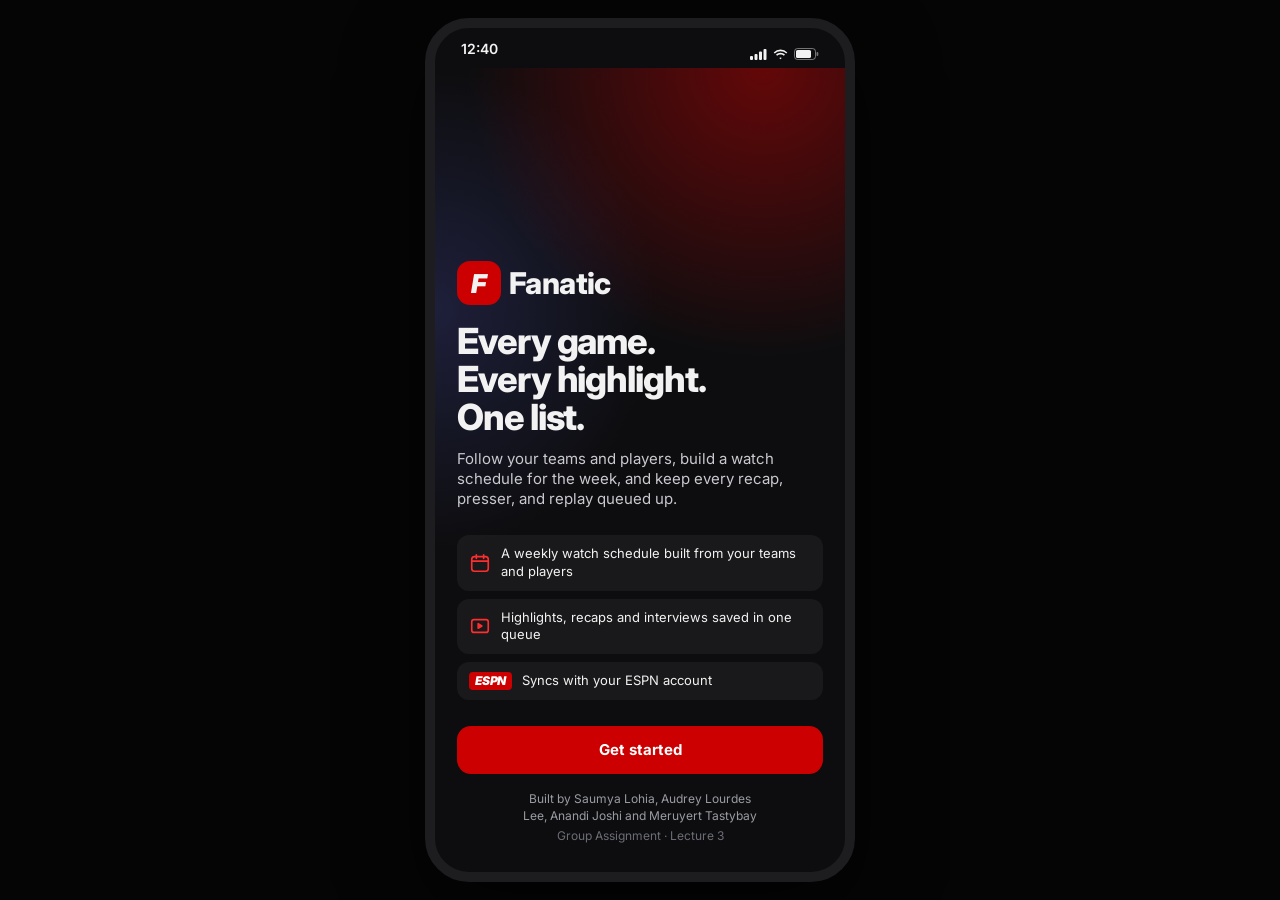
<file: index.html>
<!doctype html>
<html lang="en">
<head>
  <meta charset="utf-8" />
  <meta name="viewport" content="width=device-width, initial-scale=1, viewport-fit=cover" />
  <meta name="theme-color" content="#0d0d0f" />
  <title>Fanatic</title>
  <link rel="preconnect" href="https://fonts.googleapis.com" />
  <link rel="preconnect" href="https://fonts.gstatic.com" crossorigin />
  <link href="https://fonts.googleapis.com/css2?family=Inter:wght@400;500;600;700;800&display=swap" rel="stylesheet" />
  <link rel="stylesheet" href="styles.css?v=9" />
</head>
<body>
  <div class="device">
    <div class="statusbar"><span id="sb-clock">8:40</span>
      <span class="sb-icons" aria-hidden="true">
        <svg width="17" height="11" viewBox="0 0 17 11" fill="currentColor"><rect x="0" y="7" width="3" height="4" rx="1"/><rect x="4.5" y="5" width="3" height="6" rx="1"/><rect x="9" y="2.5" width="3" height="8.5" rx="1"/><rect x="13.5" y="0" width="3" height="11" rx="1"/></svg>
        <svg width="15" height="11" viewBox="0 0 15 11" fill="currentColor"><path d="M7.5 2.2c2.2 0 4.2.9 5.7 2.3l1.1-1.1A9.6 9.6 0 0 0 7.5.6 9.6 9.6 0 0 0 .7 3.4l1.1 1.1a8 8 0 0 1 5.7-2.3zm0 3.2c1.3 0 2.5.5 3.4 1.3l1.1-1.1a6.4 6.4 0 0 0-9 0l1.1 1.1c.9-.8 2.1-1.3 3.4-1.3zm0 3.2c.5 0 .9.2 1.2.5L7.5 10.3 6.3 9.1c.3-.3.7-.5 1.2-.5z"/></svg>
        <svg width="25" height="12" viewBox="0 0 25 12" fill="none"><rect x=".5" y=".5" width="21" height="11" rx="3" stroke="currentColor" opacity=".45"/><rect x="2" y="2" width="15" height="8" rx="1.6" fill="currentColor"/><rect x="22.5" y="4" width="1.8" height="4" rx=".9" fill="currentColor" opacity=".45"/></svg>
      </span></div>
    <main id="screen" class="screen"></main>
    <nav id="tabbar" class="tabbar" hidden></nav>
    <div id="search-root"></div>
    <div id="sheet-root"></div>
    <div id="toast" class="toast" role="status" aria-live="polite"></div>
  </div>
  <script src="data.js?v=9"></script>
  <script src="app.js?v=9"></script>
</body>
</html>
</file>
<file: styles.css>
:root {
  --bg: #0d0d0f;
  --card: #1b1c1f;
  --card-2: #25262a;
  --card-3: #303136;
  --line: #2e2f33;
  --text: #f2f2f2;
  --muted: #9a9ca3;
  --faint: #6c6e75;
  --red: #cc0000;
  --red-hi: #ff2d2d;
  --red-soft: rgba(204, 0, 0, 0.16);
  --red-tint: rgba(204, 0, 0, 0.18);
  --red-line: rgba(255, 90, 90, 0.45);
  --red-rose: #ff8a8a;
  --live: #ff3b30;
  --ok: #34c759;
  --radius: 16px;
  --tabbar-h: 76px;
  color-scheme: dark;
}

* { box-sizing: border-box; -webkit-tap-highlight-color: transparent; }
html, body { margin: 0; height: 100%; }
body {
  background: #050506;
  color: var(--text);
  font: 14px/1.35 Inter, -apple-system, BlinkMacSystemFont, "Segoe UI", sans-serif;
  display: flex; justify-content: center; align-items: center;
}
button { font: inherit; color: inherit; background: none; border: 0; cursor: pointer; padding: 0; }
input { font: inherit; color: inherit; }
[hidden] { display: none !important; }

/* Device frame: full-bleed on phones, framed on desktop */
.device {
  position: relative; width: 100%; height: 100dvh; max-width: 430px;
  background: var(--bg); overflow: hidden; display: flex; flex-direction: column;
}
@media (min-width: 500px) {
  .device { height: min(900px, 96dvh); border-radius: 44px; border: 10px solid #1d1d20; box-shadow: 0 30px 80px rgba(0,0,0,.6); }
}
.statusbar {
  flex: none; height: 40px; padding: 12px 26px 0; display: flex; justify-content: space-between;
  font-weight: 600; font-size: 14px;
}
.sb-icons { display: flex; gap: 6px; align-items: center; color: var(--text); }
.screen { flex: 1; overflow-y: auto; overflow-x: hidden; padding-bottom: calc(var(--tabbar-h) + 28px); scrollbar-width: none; }
.screen::-webkit-scrollbar { display: none; }
.screen.no-tabs { padding-bottom: 0; display: flex; flex-direction: column; }

/* Top bar */
.topbar { display: flex; align-items: center; gap: 10px; padding: 6px 16px 10px; }
.brand { display: flex; align-items: center; gap: 8px; font-weight: 800; font-size: 20px; letter-spacing: -0.02em; }
.brand-mark { width: 30px; height: 30px; border-radius: 9px; background: var(--red); display: grid; place-items: center; font-weight: 900; font-style: italic; font-size: 18px; }
.topbar .spacer { flex: 1; }
.icon-btn { width: 38px; height: 38px; border-radius: 50%; background: var(--card); display: grid; place-items: center; }
.avatar { width: 38px; height: 38px; border-radius: 50%; background: var(--card-2); display: grid; place-items: center; font-weight: 700; position: relative; }
.avatar .dot { position: absolute; right: 0; bottom: 0; width: 11px; height: 11px; border-radius: 50%; background: var(--red); border: 2px solid var(--bg); }

/* Sport tabs (SofaScore style) */
.sport-tabs { display: flex; gap: 4px; padding: 0 12px; overflow-x: auto; scrollbar-width: none; border-bottom: 1px solid var(--line); }
.sport-tabs::-webkit-scrollbar { display: none; }
.sport-tab { flex: none; min-width: 64px; padding: 6px 10px 8px; display: flex; flex-direction: column; align-items: center; gap: 2px; color: var(--muted); font-size: 12px; font-weight: 600; border-bottom: 3px solid transparent; }
.sport-tab .ico { font-size: 18px; filter: grayscale(1); opacity: .8; }
.sport-tab.on { color: var(--text); border-bottom-color: var(--red); }
.sport-tab.on .ico { filter: none; opacity: 1; }

/* Segmented control */
.seg { margin: 12px 16px 4px; background: var(--card); border-radius: 12px; padding: 4px; display: flex; }
.seg button { flex: 1; padding: 8px 6px; border-radius: 9px; font-weight: 700; font-size: 13px; color: var(--muted); letter-spacing: .02em; }
.seg button.on { background: var(--text); color: #111; }
.seg .count { font-weight: 600; opacity: .7; margin-left: 4px; }

/* Chip rows */
.chips { display: flex; gap: 8px; padding: 10px 16px; overflow-x: auto; scrollbar-width: none; align-items: center; }
.chips::-webkit-scrollbar { display: none; }
.chip { flex: none; height: 34px; padding: 0 14px; border-radius: 17px; border: 1px solid var(--line); background: var(--card); color: var(--text); font-weight: 600; font-size: 13px; display: inline-flex; align-items: center; gap: 6px; }
.chip.on { background: var(--red-tint); border-color: var(--red-line); color: #fff; }
.chip.live { border-color: #5a1d1d; color: var(--live); }
.chip.live.on { background: var(--live); color: #fff; border-color: var(--live); }
.chip .ring { width: 10px; height: 10px; border-radius: 50%; border: 2px solid currentColor; }
.chip.sm { height: 30px; padding: 0 12px; font-size: 12px; }

.date-step { flex: 1; min-width: 170px; height: 34px; border-radius: 17px; background: #1c2233; display: flex; align-items: center; justify-content: space-between; color: #8fa8ff; font-weight: 600; }
.date-step button { width: 36px; height: 34px; display: grid; place-items: center; font-size: 16px; color: #8fa8ff; }
.date-step button:disabled { opacity: .3; }

/* Cards */
.section-label { padding: 16px 20px 6px; font-size: 12px; font-weight: 700; color: var(--muted); text-transform: uppercase; letter-spacing: .06em; display: flex; justify-content: space-between; align-items: center; }
.section-label .link { color: var(--red-hi); text-transform: none; letter-spacing: 0; font-size: 13px; }
.card { margin: 8px 12px; background: var(--card); border-radius: var(--radius); overflow: hidden; }
.card-head { display: flex; align-items: center; gap: 12px; padding: 12px 14px; min-height: 58px; width: 100%; text-align: left; }
.card-head .title { flex: 1; font-weight: 600; font-size: 15px; }
.card-head .sub { display: block; font-size: 12px; color: var(--muted); font-weight: 500; margin-top: 1px; }
.count-pill { background: var(--card-3); border-radius: 10px; padding: 2px 8px; font-size: 12px; font-weight: 700; }
.count-pill .l { color: var(--live); }
.chev { width: 32px; height: 32px; border-radius: 50%; border: 1px solid var(--line); display: grid; place-items: center; color: var(--muted); transition: transform .2s; }
.chev.open { transform: rotate(180deg); }
.league-logo { width: 38px; height: 38px; border-radius: 10px; display: grid; place-items: center; font-weight: 800; font-size: 11px; color: #fff; letter-spacing: -.02em; flex: none; }
.card-empty { padding: 4px 16px 16px 64px; color: var(--muted); font-size: 13px; }

/* Game rows */
.game { display: flex; align-items: center; gap: 10px; padding: 9px 12px 9px 14px; border-top: 1px solid var(--line); width: 100%; text-align: left; }
.game .when { width: 52px; flex: none; font-size: 12px; color: var(--muted); line-height: 1.3; }
.game .when b { display: block; color: var(--text); font-weight: 600; font-size: 12px; }
.game .when .live-tag { color: var(--live); font-weight: 800; letter-spacing: .04em; }
.game .teams { flex: 1; min-width: 0; display: flex; flex-direction: column; gap: 5px; }
.team-line { display: flex; align-items: center; gap: 8px; font-size: 14px; white-space: nowrap; min-width: 0; }
.team-line .nm { overflow: hidden; text-overflow: ellipsis; min-width: 0; }
.team-line.fav { font-weight: 700; }
.team-line .star { color: #f5c542; font-size: 11px; flex: none; }
.game .note { font-size: 11px; color: var(--faint); margin-top: 1px; white-space: nowrap; overflow: hidden; text-overflow: ellipsis; }
.game .right { display: flex; align-items: center; gap: 8px; flex: none; }
.bell { width: 36px; height: 36px; border-radius: 50%; border: 1px solid var(--line); display: grid; place-items: center; color: var(--muted); }
.bell.on { background: var(--red-tint); border-color: var(--red-line); color: var(--red-rose); }

.tb { width: 22px; height: 22px; border-radius: 50%; flex: none; display: inline-grid; place-items: center; font-size: 8px; font-weight: 800; letter-spacing: -.03em; background: var(--c); color: var(--t); box-shadow: inset 0 0 0 1px rgba(255,255,255,.12); }
.tb.lg { width: 44px; height: 44px; font-size: 13px; }
.tb.md { width: 34px; height: 34px; font-size: 11px; }

.net { font-size: 10px; font-weight: 800; padding: 3px 7px; border-radius: 6px; background: var(--card-3); color: var(--muted); letter-spacing: .02em; white-space: nowrap; }
.net.espn { background: var(--red); color: #fff; }

/* Agenda (My Schedule) */
.day-head { padding: 18px 20px 4px; display: flex; align-items: baseline; gap: 8px; }
.day-head b { font-size: 16px; }
.day-head span { color: var(--muted); font-size: 13px; }
.summary { margin: 12px 12px 4px; padding: 14px 16px; border-radius: var(--radius); background: linear-gradient(135deg, #3a0a0a, #1b1c1f 70%); display: flex; align-items: center; gap: 14px; }
.summary .big { font-size: 28px; font-weight: 800; }
.summary .txt { font-size: 13px; color: #d9d9dc; }
.summary .txt b { color: #fff; }

/* Content rows */
.clip { display: flex; gap: 12px; padding: 10px 12px 10px 14px; border-top: 1px solid var(--line); align-items: center; width: 100%; text-align: left; }
.card > .clip:first-child, .card > .game:first-child { border-top: 0; }
.thumb { width: 96px; height: 56px; border-radius: 10px; flex: none; position: relative; overflow: hidden; background: linear-gradient(135deg, var(--a, #333), var(--b, #111)); display: grid; place-items: center; }
.thumb::after { content: ""; position: absolute; inset: 0; background: linear-gradient(180deg, transparent 40%, rgba(0,0,0,.55)); }
.thumb .play { width: 24px; height: 24px; border-radius: 50%; background: rgba(0,0,0,.55); display: grid; place-items: center; font-size: 10px; z-index: 1; }
.thumb .dur { position: absolute; right: 5px; bottom: 4px; font-size: 10px; font-weight: 700; z-index: 1; }
.thumb .type { position: absolute; left: 5px; top: 4px; font-size: 9px; font-weight: 800; text-transform: uppercase; letter-spacing: .04em; z-index: 1; background: rgba(0,0,0,.5); padding: 1px 5px; border-radius: 4px; }
.thumb .prog { position: absolute; left: 0; bottom: 0; height: 3px; background: var(--red); z-index: 2; }
.thumb.lg { width: 100%; height: 190px; border-radius: 14px; }
.thumb.lg .play { width: 54px; height: 54px; font-size: 20px; }
.clip .info { flex: 1; min-width: 0; }
.clip .t { font-weight: 600; font-size: 13.5px; line-height: 1.3; display: -webkit-box; -webkit-line-clamp: 2; -webkit-box-orient: vertical; overflow: hidden; }
.clip .m { font-size: 12px; color: var(--muted); margin-top: 3px; white-space: nowrap; overflow: hidden; text-overflow: ellipsis; }
.clip .pending { color: #f5c542; }
.act { width: 34px; height: 34px; border-radius: 50%; border: 1px solid var(--line); display: grid; place-items: center; color: var(--muted); flex: none; font-size: 15px; }
.act.on { background: var(--ok); border-color: var(--ok); color: #fff; }
.act.save.on { background: var(--red-tint); border-color: var(--red-line); color: var(--red-rose); }

.empty { margin: 24px 20px; padding: 28px 20px; text-align: center; border: 1px dashed var(--line); border-radius: var(--radius); color: var(--muted); }
.empty b { display: block; color: var(--text); font-size: 15px; margin-bottom: 4px; }
.empty .btn { margin-top: 14px; }

/* Buttons */
.btn { height: 48px; border-radius: 14px; padding: 0 18px; font-weight: 700; font-size: 15px; display: inline-flex; align-items: center; justify-content: center; gap: 8px; }
.btn.primary { background: var(--red); color: #fff; }
.btn.primary:disabled { background: #4a1414; color: #a77; }
.btn.ghost { background: var(--card-2); }
.btn.block { width: 100%; }
.btn.sm { height: 38px; font-size: 13px; border-radius: 11px; padding: 0 14px; }
.link-btn { color: var(--muted); font-weight: 600; font-size: 14px; padding: 8px; }

/* Floating Today pill */
.today-pill { position: absolute; left: 50%; transform: translateX(-50%); bottom: calc(var(--tabbar-h) + 26px); background: #6b73ff; color: #fff; font-weight: 800; font-size: 13px; letter-spacing: .05em; padding: 9px 18px; border-radius: 20px; box-shadow: 0 6px 20px rgba(0,0,0,.5); z-index: 20; }

/* Tab bar */
.tabbar { position: absolute; left: 14px; right: 14px; bottom: 14px; height: 64px; border-radius: 32px; background: rgba(34, 35, 39, .92); backdrop-filter: blur(16px); -webkit-backdrop-filter: blur(16px); display: flex; padding: 5px; z-index: 30; border: 1px solid #34353a; }
.tabbar button { flex: 1; border-radius: 27px; display: flex; flex-direction: column; align-items: center; justify-content: center; gap: 3px; font-size: 11px; font-weight: 600; color: var(--muted); position: relative; }
.tabbar button.on { background: #3a3b40; color: #fff; }
.tabbar button.on svg { color: var(--red-hi); }
.tabbar .badge { position: absolute; top: 6px; left: calc(50% + 8px); min-width: 17px; height: 17px; border-radius: 9px; background: var(--red); color: #fff; font-size: 10px; font-weight: 800; display: grid; place-items: center; padding: 0 4px; }

/* Sheet */
.scrim { position: absolute; inset: 0; background: rgba(0,0,0,.55); z-index: 40; animation: fade .2s; }
.sheet { position: absolute; left: 0; right: 0; bottom: 0; max-height: 88%; background: #17181b; border-radius: 22px 22px 0 0; z-index: 41; display: flex; flex-direction: column; animation: up .25s cubic-bezier(.2,.8,.2,1); }
.sheet .grab { width: 40px; height: 5px; border-radius: 3px; background: #3a3b40; margin: 8px auto 4px; flex: none; }
.sheet-head { display: flex; align-items: center; padding: 6px 16px 10px; gap: 10px; flex: none; }
.sheet-head h3 { flex: 1; margin: 0; font-size: 17px; }
.sheet-body { overflow-y: auto; padding: 0 0 28px; }
.sheet .pad { padding: 0 16px; }
@keyframes up { from { transform: translateY(100%); } }
@keyframes fade { from { opacity: 0; } }

.matchup { display: flex; align-items: center; justify-content: space-around; padding: 10px 16px 16px; text-align: center; }
.matchup .side { width: 38%; display: flex; flex-direction: column; align-items: center; gap: 8px; font-weight: 700; font-size: 14px; }
.matchup .mid { color: var(--muted); font-size: 12px; }
.matchup .mid b { display: block; color: var(--text); font-size: 18px; margin-bottom: 2px; }
.matchup .mid .live-tag { color: var(--live); font-weight: 800; font-size: 16px; }
.where { margin: 0 16px 12px; padding: 12px 14px; background: var(--card); border-radius: 14px; display: flex; align-items: center; gap: 12px; }
.where .txt { flex: 1; font-size: 13px; color: var(--muted); }
.where .txt b { display: block; color: var(--text); font-size: 14px; }
.btn-row { display: flex; gap: 8px; padding: 0 16px 8px; }
.btn-row .btn { flex: 1; font-size: 14px; }
.btn.on-state { background: var(--red-tint); color: var(--red-rose); box-shadow: inset 0 0 0 1px var(--red-line); }

.tagline { display: flex; flex-wrap: wrap; gap: 6px; padding: 10px 16px; }
.tag { font-size: 12px; background: var(--card-2); border-radius: 8px; padding: 4px 8px; display: inline-flex; align-items: center; gap: 6px; }

/* Toast */
.toast { position: absolute; left: 50%; bottom: calc(var(--tabbar-h) + 30px); transform: translate(-50%, 20px); background: #f2f2f2; color: #111; font-weight: 600; font-size: 13px; padding: 10px 16px; border-radius: 12px; opacity: 0; pointer-events: none; transition: .25s; z-index: 60; white-space: nowrap; max-width: 90%; overflow: hidden; text-overflow: ellipsis; }
.toast.show { opacity: 1; transform: translate(-50%, 0); }

/* Onboarding */
.ob-top { display: flex; align-items: center; gap: 10px; padding: 4px 12px 8px; flex: none; }
.ob-top .bar { flex: 1; height: 4px; background: var(--card-2); border-radius: 2px; overflow: hidden; }
.ob-top .bar i { display: block; height: 100%; background: var(--red); border-radius: 2px; transition: width .3s; }
.ob-body { flex: 1; overflow-y: auto; padding: 8px 0 16px; scrollbar-width: none; }
.ob-body::-webkit-scrollbar { display: none; }
.ob-title { padding: 6px 20px 4px; font-size: 26px; font-weight: 800; letter-spacing: -.02em; line-height: 1.15; margin: 0; }
.ob-sub { padding: 4px 20px 12px; color: var(--muted); font-size: 14px; margin: 0; }
.ob-foot { flex: none; padding: 12px 16px 22px; border-top: 1px solid var(--line); background: var(--bg); display: flex; flex-direction: column; gap: 6px; align-items: center; }
.ob-foot .hint { font-size: 12px; color: var(--muted); }

.welcome { flex: 1; display: flex; flex-direction: column; justify-content: flex-end; padding: 24px 22px 28px; background:
  radial-gradient(120% 60% at 80% 0%, rgba(204,0,0,.45), transparent 60%),
  radial-gradient(90% 50% at 0% 30%, rgba(107,115,255,.18), transparent 60%); }
.welcome .brand { font-size: 30px; margin-bottom: 18px; }
.welcome .brand-mark { width: 44px; height: 44px; font-size: 26px; border-radius: 13px; }
.welcome h1 { font-size: 36px; line-height: 1.05; letter-spacing: -.03em; margin: 0 0 12px; font-weight: 800; }
.welcome p { color: #c9c9cf; margin: 0 0 26px; font-size: 15px; }
.welcome .stack { display: flex; flex-direction: column; gap: 8px; margin-bottom: 26px; }
.welcome .stack div { display: flex; gap: 10px; align-items: center; background: rgba(255,255,255,.05); border-radius: 12px; padding: 10px 12px; font-size: 13px; }

.connect-card { margin: 12px 16px; padding: 18px; background: var(--card); border-radius: 18px; }
.espn-logo { font-weight: 900; font-style: italic; font-size: 28px; color: #fff; background: var(--red); display: inline-block; padding: 2px 12px; border-radius: 8px; letter-spacing: -.02em; }
.connect-card ul { list-style: none; padding: 0; margin: 16px 0; display: flex; flex-direction: column; gap: 10px; }
.connect-card li { display: flex; gap: 10px; font-size: 14px; color: #d9d9dc; }
.connect-card li::before { content: "✓"; color: var(--red-hi); font-weight: 800; }
.connected { display: flex; align-items: center; gap: 12px; padding: 14px; border-radius: 14px; background: rgba(52,199,89,.1); border: 1px solid rgba(52,199,89,.35); margin-top: 12px; }
.connected .ok { width: 30px; height: 30px; border-radius: 50%; background: var(--ok); display: grid; place-items: center; font-weight: 800; }
.connected .txt { font-size: 13px; color: #cfe9d6; }
.connected .txt b { display: block; color: #fff; font-size: 14px; }
.proto-note { font-size: 11px; color: var(--faint); text-align: center; margin-top: 10px; }
.spinner { width: 18px; height: 18px; border-radius: 50%; border: 2px solid rgba(255,255,255,.3); border-top-color: #fff; animation: spin .8s linear infinite; }
@keyframes spin { to { transform: rotate(360deg); } }

.sport-grid { display: grid; grid-template-columns: 1fr 1fr; gap: 10px; padding: 8px 16px; }
.sport-tile { height: 104px; border-radius: 18px; background: var(--card); display: flex; flex-direction: column; justify-content: space-between; padding: 14px; text-align: left; border: 2px solid transparent; position: relative; }
.sport-tile .ico { font-size: 30px; }
.sport-tile .nm { font-weight: 700; font-size: 16px; }
.sport-tile.on { border-color: var(--red); background: linear-gradient(160deg, rgba(204,0,0,.22), var(--card) 70%); }
.check { position: absolute; top: 12px; right: 12px; width: 24px; height: 24px; border-radius: 50%; border: 2px solid var(--line); display: grid; place-items: center; font-size: 12px; font-weight: 900; }
.on > .check, .check.on { background: var(--red); border-color: var(--red); color: #fff; }

.league-group { margin: 10px 16px; background: var(--card); border-radius: 18px; padding: 14px; }
.league-group h4 { margin: 0 0 10px; font-size: 15px; display: flex; align-items: center; gap: 8px; }
.league-group h4 small { color: var(--muted); font-weight: 500; font-size: 12px; margin-left: auto; }
.league-group .wrap { display: flex; flex-wrap: wrap; gap: 8px; }

.search { margin: 4px 16px 6px; height: 42px; border-radius: 12px; background: var(--card); display: flex; align-items: center; gap: 8px; padding: 0 12px; color: var(--muted); }
.search input { flex: 1; background: none; border: 0; outline: none; height: 100%; }

.pick-row { display: flex; align-items: center; gap: 12px; padding: 10px 14px; border-top: 1px solid var(--line); width: 100%; text-align: left; }
.card > .pick-row:first-of-type { border-top: 0; }
.pick-row .nm { flex: 1; min-width: 0; font-weight: 600; font-size: 14px; }
.pick-row .nm small { display: block; color: var(--muted); font-weight: 500; font-size: 12px; margin-top: 1px; }
.pick-row .check { position: static; flex: none; }
.pick-row.on .check { background: var(--red); border-color: var(--red); color: #fff; }
.grp-label { padding: 12px 14px 6px; font-size: 12px; font-weight: 700; color: var(--muted); text-transform: uppercase; letter-spacing: .05em; display: flex; align-items: center; gap: 8px; }
.ch-mark { width: 38px; height: 38px; border-radius: 10px; display: grid; place-items: center; font-weight: 800; font-size: 13px; color: #fff; flex: none; box-shadow: inset 0 0 0 1px rgba(255,255,255,.12); }
.player-av { width: 34px; height: 34px; border-radius: 50%; background: var(--card-3); display: grid; place-items: center; font-weight: 700; font-size: 12px; flex: none; position: relative; }
.player-av .tb { position: absolute; right: -4px; bottom: -4px; width: 16px; height: 16px; font-size: 6px; }

.build { flex: 1; display: flex; flex-direction: column; align-items: center; justify-content: center; text-align: center; padding: 24px; gap: 14px; }
.build .ring-big { width: 72px; height: 72px; border-radius: 50%; border: 5px solid var(--card-2); border-top-color: var(--red); animation: spin 1s linear infinite; }
.build .done { width: 72px; height: 72px; border-radius: 50%; background: var(--red); display: grid; place-items: center; font-size: 32px; font-weight: 900; }
.build h2 { margin: 0; font-size: 24px; }
.build .stats { display: flex; gap: 10px; width: 100%; margin: 10px 0; }
.build .stats div { flex: 1; background: var(--card); border-radius: 14px; padding: 14px 8px; }
.build .stats b { display: block; font-size: 26px; }
.build .stats span { font-size: 12px; color: var(--muted); }

/* Profile */
.prof-head { display: flex; align-items: center; gap: 14px; padding: 8px 20px 4px; }
.prof-head .avatar { width: 58px; height: 58px; font-size: 20px; background: linear-gradient(135deg, var(--red), #5a0b0b); }
.prof-head h2 { margin: 0; font-size: 20px; }
.prof-head p { margin: 2px 0 0; color: var(--muted); font-size: 13px; }
.stat-row { display: flex; gap: 8px; margin: 12px 12px 4px; }
.stat-row button { flex: 1; background: var(--card); border-radius: 14px; padding: 12px 8px; text-align: center; }
.stat-row b { display: block; font-size: 22px; }
.stat-row span { font-size: 11px; color: var(--muted); font-weight: 600; }
.espn-row { display: flex; align-items: center; gap: 12px; padding: 12px 14px; }
.espn-row .espn-logo { font-size: 16px; padding: 3px 8px; border-radius: 6px; }
.espn-row .txt { flex: 1; font-size: 12px; color: var(--muted); }
.espn-row .txt b { display: block; color: var(--text); font-size: 14px; }
.chip-wrap { display: flex; flex-wrap: wrap; gap: 8px; padding: 2px 14px 14px; }
.x-chip { height: 34px; border-radius: 17px; background: var(--card-2); display: inline-flex; align-items: center; gap: 7px; padding: 0 6px 0 6px; font-size: 13px; font-weight: 600; }
.x-chip .x { width: 22px; height: 22px; border-radius: 50%; background: var(--card-3); display: grid; place-items: center; font-size: 11px; color: var(--muted); }
.x-chip.noav { padding-left: 12px; }
.add-chip { height: 34px; border-radius: 17px; border: 1px dashed #4a4b50; color: var(--red-hi); padding: 0 12px; font-weight: 700; font-size: 13px; }
.sec-head { display: flex; align-items: center; padding: 14px 14px 10px; }
.sec-head h3 { flex: 1; margin: 0; font-size: 15px; }
.sec-head h3 small { color: var(--muted); font-weight: 500; font-size: 12px; margin-left: 6px; }
.sec-head .edit { color: var(--red-hi); font-weight: 700; font-size: 13px; }
.toggle-row { display: flex; align-items: center; gap: 12px; padding: 12px 14px; border-top: 1px solid var(--line); width: 100%; text-align: left; }
.toggle-row .txt { flex: 1; font-size: 14px; font-weight: 600; }
.toggle-row .txt small { display: block; color: var(--muted); font-weight: 500; font-size: 12px; margin-top: 2px; }
.switch { width: 46px; height: 28px; border-radius: 14px; background: var(--card-3); position: relative; flex: none; transition: .2s; }
.switch::after { content: ""; position: absolute; top: 3px; left: 3px; width: 22px; height: 22px; border-radius: 50%; background: #fff; transition: .2s; }
.switch.on { background: var(--red); }
.switch.on::after { left: 21px; }
.mini-seg { display: flex; background: var(--card-3); border-radius: 9px; padding: 3px; }
.mini-seg button { padding: 5px 10px; font-size: 12px; font-weight: 700; border-radius: 7px; color: var(--muted); }
.mini-seg button.on { background: var(--text); color: #111; }

/* ---------- round 2 ---------- */
svg { flex: none; }
.brand-mark.sm { width: 34px; height: 34px; font-size: 19px; border-radius: 10px; flex: none; }
.search-pill { flex: 1; min-width: 0; height: 40px; border-radius: 20px; background: var(--card); border: 1px solid var(--line); display: flex; align-items: center; gap: 8px; padding: 0 14px; color: var(--muted); font-size: 14px; text-align: left; }
.search-pill span { white-space: nowrap; overflow: hidden; text-overflow: ellipsis; }
.search-pill.field { cursor: text; }
.search-pill input { flex: 1; min-width: 0; background: none; border: 0; outline: none; height: 100%; color: var(--text); font-size: 15px; }
.search-pill input::-webkit-search-cancel-button { filter: invert(1); opacity: .5; }
.page-title { margin: 2px 20px 2px; font-size: 26px; font-weight: 800; letter-spacing: -.02em; }
.search-screen { position: absolute; inset: 40px 0 0; background: var(--bg); z-index: 35; display: flex; flex-direction: column; animation: fade .15s; }
.search-top { display: flex; gap: 10px; align-items: center; padding: 6px 12px 8px 16px; }
.search-top .link-btn { color: var(--text); }
.search-body { flex: 1; overflow-y: auto; padding-bottom: 30px; scrollbar-width: none; }
.search-body::-webkit-scrollbar { display: none; }
.section-label .n { margin-left: 6px; color: var(--faint); font-weight: 600; }
.section-label .link { margin-left: auto; color: var(--red-hi); text-transform: none; letter-spacing: 0; font-size: 13px; font-weight: 700; }
.section-label .link.muted { color: var(--muted); font-weight: 500; }
.follow { width: 34px; height: 34px; border-radius: 50%; border: 1px solid var(--line); display: grid; place-items: center; color: var(--muted); flex: none; }
.follow.on { background: var(--red-tint); border-color: var(--red-line); color: var(--red-rose); }
.muted { color: var(--muted); }

/* icons */
.sport-tab .ico { filter: none; opacity: .75; height: 22px; display: grid; place-items: center; }
.sport-tab.on .ico { opacity: 1; color: var(--red-hi); }
.sport-tile .ico { color: var(--muted); }
.sport-tile.on .ico { color: var(--red-hi); }
.sport-grid.compact .sport-tile { height: 74px; padding: 10px 12px; }
.sport-grid.compact .nm { font-size: 14px; }
.check svg, .chip-ico svg { width: 12px; height: 12px; }
.chip-ico { display: inline-grid; place-items: center; color: var(--red-rose); }
.h-ico { display: inline-grid; place-items: center; color: var(--muted); }
.league-group h4 .h-ico { color: var(--red-hi); }
.stack-ico { color: var(--red-hi); display: grid; place-items: center; }
.ok svg { color: #fff; }
.thumb .play svg { margin-left: 2px; }
.thumb.lg .play svg { width: 20px; height: 20px; }
.x-chip .x svg { width: 11px; height: 11px; }
.x-chip { padding-right: 6px; }
button.x-chip { padding-right: 12px; }
.star { display: inline-grid; place-items: center; color: #f5c542; }

/* player avatars + lines */
.pav { width: 34px; height: 34px; border-radius: 50%; display: inline-grid; place-items: center; font-size: 11px; font-weight: 800; background: var(--c); color: var(--t); flex: none; box-shadow: inset 0 0 0 1px rgba(255,255,255,.14); letter-spacing: -.02em; }
.pav.xs { width: 18px; height: 18px; font-size: 7px; }
.pav.md { width: 34px; height: 34px; }
.pav.lg { width: 46px; height: 46px; font-size: 15px; }
.pl-line { display: flex; gap: 6px; flex-wrap: wrap; margin-top: 1px; }
.pl { display: inline-flex; align-items: center; gap: 5px; background: var(--red-tint); border: 1px solid var(--red-line); color: #ffd6d6; border-radius: 10px; padding: 1px 8px 1px 2px; font-size: 11px; font-weight: 700; }
.pl em { font-style: normal; color: var(--red-rose); font-weight: 600; opacity: .85; }
.event-line { display: flex; align-items: center; gap: 8px; font-weight: 700; font-size: 14px; min-width: 0; }
.event-line .nm { overflow: hidden; text-overflow: ellipsis; white-space: nowrap; }
.ev-ico { width: 22px; height: 22px; border-radius: 50%; background: var(--card-3); display: grid; place-items: center; color: var(--muted); flex: none; }
.ev-ico.lg { width: 56px; height: 56px; color: var(--red-hi); }
.event-hero { display: flex; flex-direction: column; align-items: center; gap: 8px; padding: 6px 16px 16px; text-align: center; }
.event-hero b { font-size: 18px; }
.event-hero span:last-child { color: var(--muted); font-size: 13px; }
.team-line .rk { font-size: 10px; color: var(--muted); font-weight: 700; margin-right: -4px; }
.team-line .sc { margin-left: auto; font-weight: 800; font-size: 15px; padding-left: 8px; }
.team-line.lost { color: var(--muted); }
.team-line.lost .sc { font-weight: 600; }
.game .when .sm { display: block; font-size: 11px; color: var(--faint); }
.tag-pill { display: inline-block; font-size: 9px; font-weight: 800; text-transform: uppercase; letter-spacing: .05em; color: var(--red-rose); background: var(--red-tint); border-radius: 4px; padding: 1px 5px; margin-right: 6px; vertical-align: 1px; }

/* view dropdown */
.filter-wrap { position: relative; z-index: 6; }
.chip.live { gap: 6px; }
.chip.live.on { background: var(--red-tint); border-color: var(--red-line); color: #fff; }
.dd-chev { display: grid; place-items: center; transition: transform .2s; }
.dd-chev.open { transform: rotate(180deg); }
.live-dot { width: 8px; height: 8px; border-radius: 50%; background: var(--live); box-shadow: 0 0 0 3px rgba(255,59,48,.25); flex: none; }
.dd-scrim { position: fixed; inset: 0; z-index: 1; }
.dd-menu { position: absolute; top: 50px; left: 12px; width: 300px; background: #1f2024; border: 1px solid #34353a; border-radius: 16px; box-shadow: 0 16px 40px rgba(0,0,0,.6); padding: 6px; z-index: 2; animation: fade .12s; }
.dd-item, .dd-toggle { width: 100%; display: flex; align-items: center; gap: 12px; padding: 9px 10px; border-radius: 11px; text-align: left; }
.dd-item:hover, .dd-toggle:hover { background: #2a2b30; }
.dd-item.on { background: var(--red-tint); }
.dd-ico { width: 30px; height: 30px; border-radius: 9px; background: var(--card-3); display: grid; place-items: center; color: var(--text); flex: none; }
.dd-item.on .dd-ico { color: var(--red-rose); }
.dd-txt { flex: 1; font-weight: 700; font-size: 14px; }
.dd-txt small { display: block; font-weight: 500; font-size: 12px; color: var(--muted); margin-top: 1px; }
.dd-check { color: var(--red-rose); }
.dd-toggle { border-top: 1px solid var(--line); border-radius: 0 0 11px 11px; margin-top: 4px; padding-top: 12px; }
.view-sub { color: var(--muted); font-size: 12px; white-space: nowrap; }
.date-step { min-width: 150px; }

/* by-player cards */
.player-card .pc-head { display: flex; align-items: center; gap: 12px; padding: 14px 14px 8px; }
.pc-txt { flex: 1; min-width: 0; }
.pc-txt b { display: block; font-size: 16px; }
.pc-txt span { font-size: 12px; color: var(--muted); }
.form-line { margin: 0 14px 10px; padding: 8px 10px; background: var(--card-2); border-radius: 10px; font-size: 12.5px; font-weight: 600; }
.form-lbl { display: block; font-size: 10px; font-weight: 800; letter-spacing: .06em; text-transform: uppercase; color: var(--red-rose); margin-bottom: 2px; }
.card-empty { padding: 4px 14px 14px; color: var(--muted); font-size: 13px; }
.ptw { display: flex; align-items: center; gap: 12px; padding: 10px 12px 10px 14px; border-top: 1px solid var(--line); }
.card > .ptw:first-child { border-top: 0; }
.ptw-txt { flex: 1; min-width: 0; display: flex; flex-direction: column; gap: 1px; }
.ptw-txt b { font-size: 14px; display: flex; align-items: center; gap: 5px; }
.ptw-txt span { font-size: 12px; color: var(--muted); }
.ptw-txt .form { color: #e6e6e9; font-weight: 600; }
.mini-btn { height: 30px; border-radius: 15px; padding: 0 10px; background: var(--card-2); font-size: 12px; font-weight: 700; display: inline-flex; align-items: center; gap: 5px; flex: none; }
.ind-note { display: flex; gap: 10px; align-items: flex-start; padding: 4px 14px 14px; color: var(--muted); font-size: 13px; }
.grp-label small { margin-left: auto; font-weight: 600; text-transform: none; letter-spacing: 0; color: var(--faint); }
.sub-label { padding: 10px 14px 4px; font-size: 11px; font-weight: 800; color: var(--red-rose); letter-spacing: .06em; text-transform: uppercase; border-top: 1px solid var(--line); }
.chips .mini-seg { flex: none; }
.event-line { align-items: flex-start; }
.event-line .nm { white-space: normal; display: -webkit-box; -webkit-line-clamp: 2; -webkit-box-orient: vertical; line-height: 1.25; }
.game .when { width: 58px; }
.game .when b { white-space: nowrap; }
.game .note { white-space: nowrap; }

/* ---------- round 3: leagues, pages, spoilers, fan level ---------- */
:root { --gold: #f5c542; --gold-soft: rgba(245, 197, 66, .16); }
button:focus-visible, select:focus-visible, summary:focus-visible { outline: 2px solid var(--red-hi); outline-offset: 2px; }
.espn-mini { display: inline-block; margin-left: 6px; font-size: 9px; font-weight: 900; font-style: italic; letter-spacing: 0; padding: 1px 4px; border-radius: 4px; background: var(--red); color: #fff; vertical-align: 1px; }
.espn-mini.some { background: transparent; color: var(--red-rose); box-shadow: inset 0 0 0 1px var(--red-line); }

/* page header (team + league pages) */
.page-top { display: flex; align-items: center; gap: 10px; padding: 4px 16px 0; }
.page-top .spacer { flex: 1; }
.page-head { display: flex; align-items: center; gap: 14px; padding: 12px 20px 8px; }
.ph-txt { min-width: 0; }
.ph-txt h1 { margin: 0; font-size: 24px; font-weight: 800; letter-spacing: -.02em; line-height: 1.15; text-wrap: balance; }
.ph-txt p { margin: 3px 0 0; color: var(--muted); font-size: 13px; }
.ph-link { color: var(--red-hi); font-weight: 700; }
.tb.xl { width: 58px; height: 58px; font-size: 15px; }
.league-logo.lg { width: 58px; height: 58px; border-radius: 16px; font-size: 13px; }
.lg-link { flex: none; border-radius: 10px; }
.rec-card { margin: 6px 12px 2px; padding: 12px 14px; background: var(--card); border-radius: var(--radius); display: flex; align-items: baseline; gap: 10px; width: calc(100% - 24px); text-align: left; }
.rec-card .form-lbl { margin: 0; }
.rec-card b { font-size: 22px; font-variant-numeric: tabular-nums; }
.rec-card > span:last-child { color: var(--muted); font-size: 13px; }
.rec-card.hidden { align-items: center; color: var(--muted); }
.rec-card.hidden span { color: var(--text); font-weight: 700; font-size: 14px; }
.rec-card.hidden small { display: block; color: var(--muted); font-weight: 500; font-size: 12px; }
.seg.four button { font-size: 11.5px; padding: 8px 2px; letter-spacing: .01em; }
.league-note { display: flex; gap: 10px; align-items: center; margin: 12px 12px 0; padding: 12px 14px; background: var(--red-soft); border-radius: 14px; color: #ffd6d6; font-size: 13px; font-weight: 600; }
.league-note svg { color: var(--red-hi); }
.card-foot { width: 100%; display: flex; align-items: center; justify-content: flex-end; gap: 4px; padding: 10px 14px; border-top: 1px solid var(--line); color: var(--red-hi); font-size: 12.5px; font-weight: 700; }
.pr-link { flex: 1; min-width: 0; display: flex; align-items: center; gap: 12px; text-align: left; }
.pr-link .espn-mini { margin-right: 4px; }
.xc-link { display: inline-flex; align-items: center; gap: 7px; font-weight: 600; }
button.tag { font-weight: 600; }
.matchup .side { background: none; }
.matchup .side span { display: block; }

/* standings */
.stand-row { width: 100%; display: flex; align-items: center; gap: 10px; padding: 9px 14px; border-top: 1px solid var(--line); text-align: left; font-variant-numeric: tabular-nums; }
.stand-row.head { border-top: 0; font-size: 11px; font-weight: 800; letter-spacing: .06em; color: var(--muted); text-transform: uppercase; padding-block: 10px 6px; }
.stand-row.head + .stand-row { border-top: 0; }
.stand-row .pos { width: 20px; flex: none; color: var(--muted); font-weight: 700; font-size: 12px; }
.stand-row .nm { flex: 1; min-width: 0; font-weight: 600; font-size: 14px; white-space: nowrap; overflow: hidden; text-overflow: ellipsis; }
.stand-row.head .nm { font-size: 11px; font-weight: 800; }
.stand-row .rec { width: 64px; text-align: right; font-weight: 600; font-size: 13px; }
.stand-row .pts { width: 34px; text-align: right; font-weight: 800; font-size: 13px; }

/* spoiler-free */
.bell.reveal { color: var(--text); }
.reveal-btn { display: inline-flex; align-items: center; gap: 6px; margin-top: 8px; height: 32px; padding: 0 12px; border-radius: 16px; background: var(--card-2); color: var(--text); font-size: 12px; font-weight: 700; }
.matchup .mid .reveal-btn { margin-inline: auto; }

/* time zone select */
.tz-select { flex: none; max-width: 48%; height: 34px; border-radius: 9px; border: 1px solid var(--line); background: var(--card-3); color: var(--text); padding: 0 8px; font-size: 13px; font-weight: 600; }
label.txt { cursor: default; }

/* fan level */
.avatar .lvl-pip { position: absolute; top: -3px; left: -3px; min-width: 17px; height: 17px; border-radius: 9px; font-size: 10px; font-weight: 900; display: grid; place-items: center; padding: 0 4px; background: var(--lv, var(--card-3)); color: #fff; border: 2px solid var(--bg); }
.avatar.gold { box-shadow: 0 0 0 2px var(--gold); }
.prof-head .avatar.gold { box-shadow: 0 0 0 3px var(--gold), 0 0 18px rgba(245, 197, 66, .35); }
.title-pill { display: inline-block; margin-left: 8px; vertical-align: 3px; font-size: 10px; font-weight: 800; letter-spacing: .06em; text-transform: uppercase; color: var(--gold); background: var(--gold-soft); border-radius: 6px; padding: 2px 7px; }
.hof-banner { margin: 4px 12px 0; padding: 8px 14px; border-radius: 12px; background: linear-gradient(90deg, rgba(245,197,66,.22), rgba(245,197,66,.04)); color: var(--gold); display: flex; align-items: center; gap: 8px; font-weight: 800; font-size: 13px; letter-spacing: .04em; text-transform: uppercase; }
.lv1 { --lv: #5b5d66; } .lv2 { --lv: #3f7fd8; } .lv3 { --lv: #2fa36b; } .lv4 { --lv: #d9731a; } .lv5 { --lv: #cc0000; } .lv6 { --lv: #b8860b; } .lv7 { --lv: #7b3fe4; }
.lvl-mark { width: 30px; height: 34px; flex: none; display: grid; place-items: center; background: var(--lv); color: #fff; font-weight: 900; font-size: 13px;
  clip-path: polygon(50% 0, 100% 22%, 100% 70%, 50% 100%, 0 70%, 0 22%); }
.lvl-mark.lg { width: 50px; height: 56px; font-size: 22px; }
.fan-card { padding-bottom: 4px; }
.fan-top { display: flex; align-items: center; gap: 14px; padding: 16px 16px 12px; }
.fan-txt { flex: 1; min-width: 0; }
.fan-txt small { display: block; font-size: 11px; font-weight: 800; letter-spacing: .06em; text-transform: uppercase; color: var(--muted); }
.fan-txt b { display: block; font-size: 22px; letter-spacing: -.02em; }
.fan-xp { text-align: right; font-variant-numeric: tabular-nums; }
.fan-xp b { display: block; font-size: 22px; }
.fan-xp small { color: var(--muted); font-size: 11px; font-weight: 700; }
.xp-bar { margin: 0 16px; height: 10px; border-radius: 5px; background: var(--card-3); overflow: hidden; }
.xp-bar i { display: block; height: 100%; border-radius: 5px; background: linear-gradient(90deg, var(--red), var(--red-hi)); transition: width .6s cubic-bezier(.2,.8,.2,1); }
.xp-meta { display: flex; justify-content: space-between; gap: 10px; padding: 6px 16px 4px; font-size: 11.5px; color: var(--muted); font-weight: 600; font-variant-numeric: tabular-nums; }
.fan-card .grp-label { padding-top: 14px; }
.fan-card .grp-label small { color: var(--gold); }
.steps { padding: 0 8px 6px; }
.step { display: flex; align-items: center; gap: 10px; padding: 8px 6px; }
.step-check { width: 22px; height: 22px; border-radius: 50%; border: 2px solid var(--line); flex: none; display: grid; place-items: center; }
.step-check svg { width: 12px; height: 12px; }
.step.ok .step-check { background: var(--ok); border-color: var(--ok); color: #fff; }
.step-txt { flex: 1; min-width: 0; font-size: 13.5px; font-weight: 600; }
.step.ok .step-txt { color: var(--muted); }
.mini-bar { display: block; height: 4px; margin-top: 5px; border-radius: 2px; background: var(--card-3); overflow: hidden; }
.mini-bar i { display: block; height: 100%; background: var(--red-hi); border-radius: 2px; }
.step.ok .mini-bar i { background: var(--ok); }
.step-n { font-size: 12px; font-weight: 700; color: var(--muted); font-variant-numeric: tabular-nums; }
.badges { display: grid; grid-template-columns: repeat(7, 1fr); gap: 4px; padding: 10px 10px 6px; border-top: 1px solid var(--line); margin-top: 4px; }
.badge-item { display: flex; flex-direction: column; align-items: center; gap: 4px; font-size: 9px; font-weight: 700; color: var(--faint); text-align: center; line-height: 1.15; }
.badge-item .lvl-mark { opacity: .28; filter: grayscale(1); }
.badge-item.got { color: var(--text); }
.badge-item.got .lvl-mark { opacity: 1; filter: none; }
.xp-rules { border-top: 1px solid var(--line); padding: 0 16px; }
.xp-rules summary { padding: 11px 0; font-size: 13px; font-weight: 700; color: var(--red-hi); cursor: pointer; list-style: none; }
.xp-rules summary::-webkit-details-marker { display: none; }
.xp-rules .rules { display: grid; gap: 6px; padding-bottom: 12px; }
.xp-rules .rules div { display: flex; justify-content: space-between; font-size: 13px; color: var(--muted); }
.xp-rules .rules b { color: var(--text); font-variant-numeric: tabular-nums; }
.fan-card.lvl-up { animation: lvlglow 1.6s ease-out; }
.fan-card.lvl-up .xp-bar i { animation: barfill 1s cubic-bezier(.2,.8,.2,1); }
@keyframes lvlglow { 0% { box-shadow: 0 0 0 0 rgba(255,45,45,.0); } 25% { box-shadow: 0 0 0 3px rgba(255,45,45,.6), 0 0 30px rgba(255,45,45,.35); } 100% { box-shadow: 0 0 0 0 rgba(255,45,45,0); } }
@keyframes barfill { from { width: 0; } }
@media (prefers-reduced-motion: reduce) {
  *, *::before, *::after { animation-duration: .01ms !important; transition-duration: .01ms !important; }
}

/* group credits */
.welcome .credits { margin: 16px 0 0; font-size: 12px; line-height: 1.45; color: var(--muted); text-align: center; text-wrap: balance; }
.welcome .credits span { display: block; color: var(--faint); margin-top: 2px; }
.about-card { padding: 14px 16px; }
.about-card p { margin: 0; font-size: 13px; color: var(--muted); }
.about-card ul { list-style: none; margin: 8px 0 10px; padding: 0; display: grid; gap: 6px; }
.about-card li { font-size: 15px; font-weight: 700; }
.about-card p.muted { font-size: 12px; }
</file>
